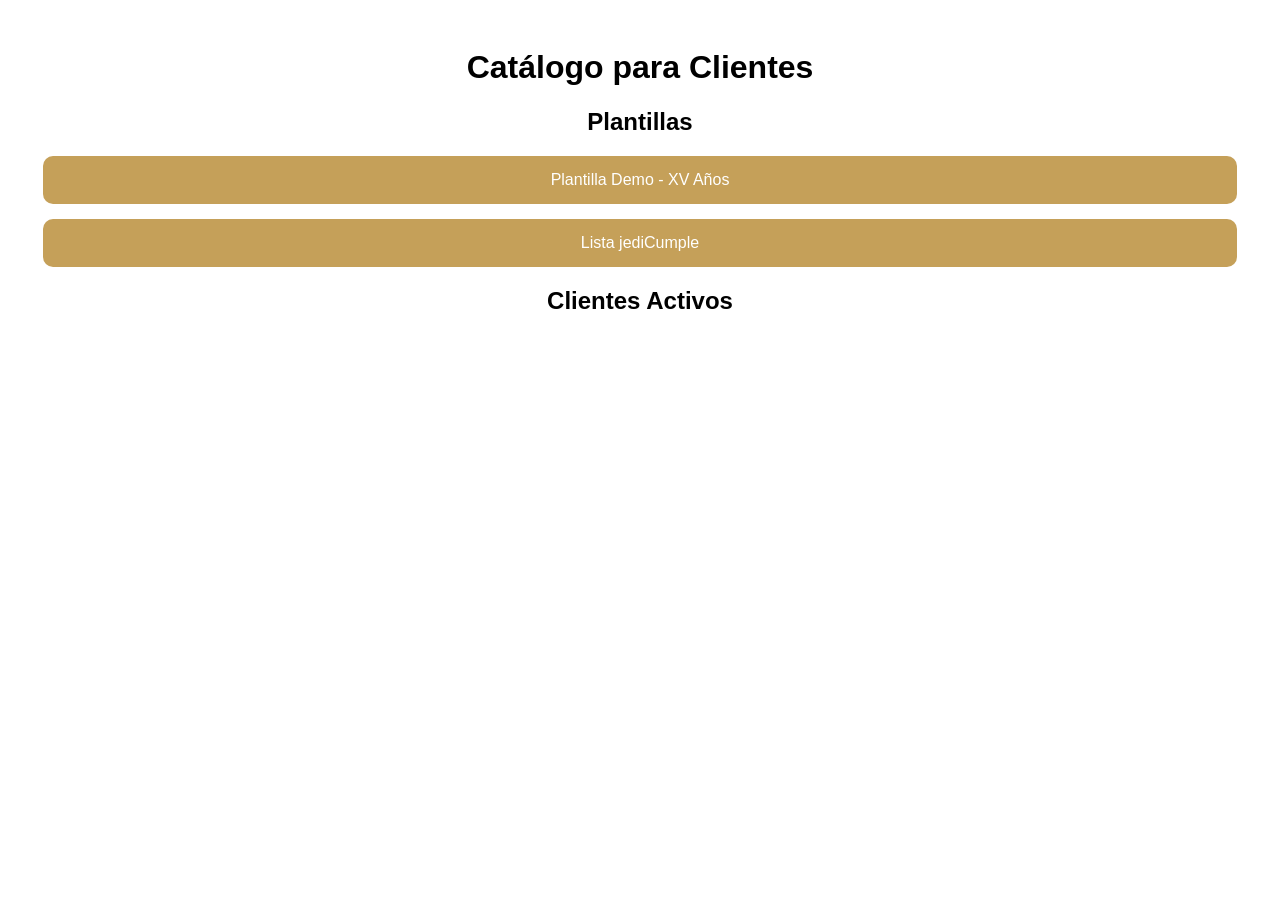
<file: index.html>
<!DOCTYPE html>
<html lang="es">
<head>
    <meta charset="UTF-8">
    <meta name="viewport" content="width=device-width, initial-scale=1.0">
    <title>Catálogo de Invitaciones</title>
    <style>
        body { font-family: sans-serif; padding: 20px; text-align: center; }
        a { display: block; margin: 15px; padding: 15px; background: #c5a059; color: white; text-decoration: none; border-radius: 10px; }
    </style>
</head>
<body>
    <h1>Catálogo para Clientes</h1>
    
    <h2>Plantillas</h2>
    <a href="eventos/plantillas/base-xv/index.html">Plantilla Demo - XV Años</a>
    <a href="eventos/plantillas/lista-oeh/index.html">Lista jediCumple</a>
    
    <h2>Clientes Activos</h2>
    <!-- Aquí irás agregando los enlaces de los clientes reales conforme los programes -->
    <!-- <a href="eventos/xv-danna-2026/index.html">XV Años - Danna</a> -->
</body>
</html>
</file>
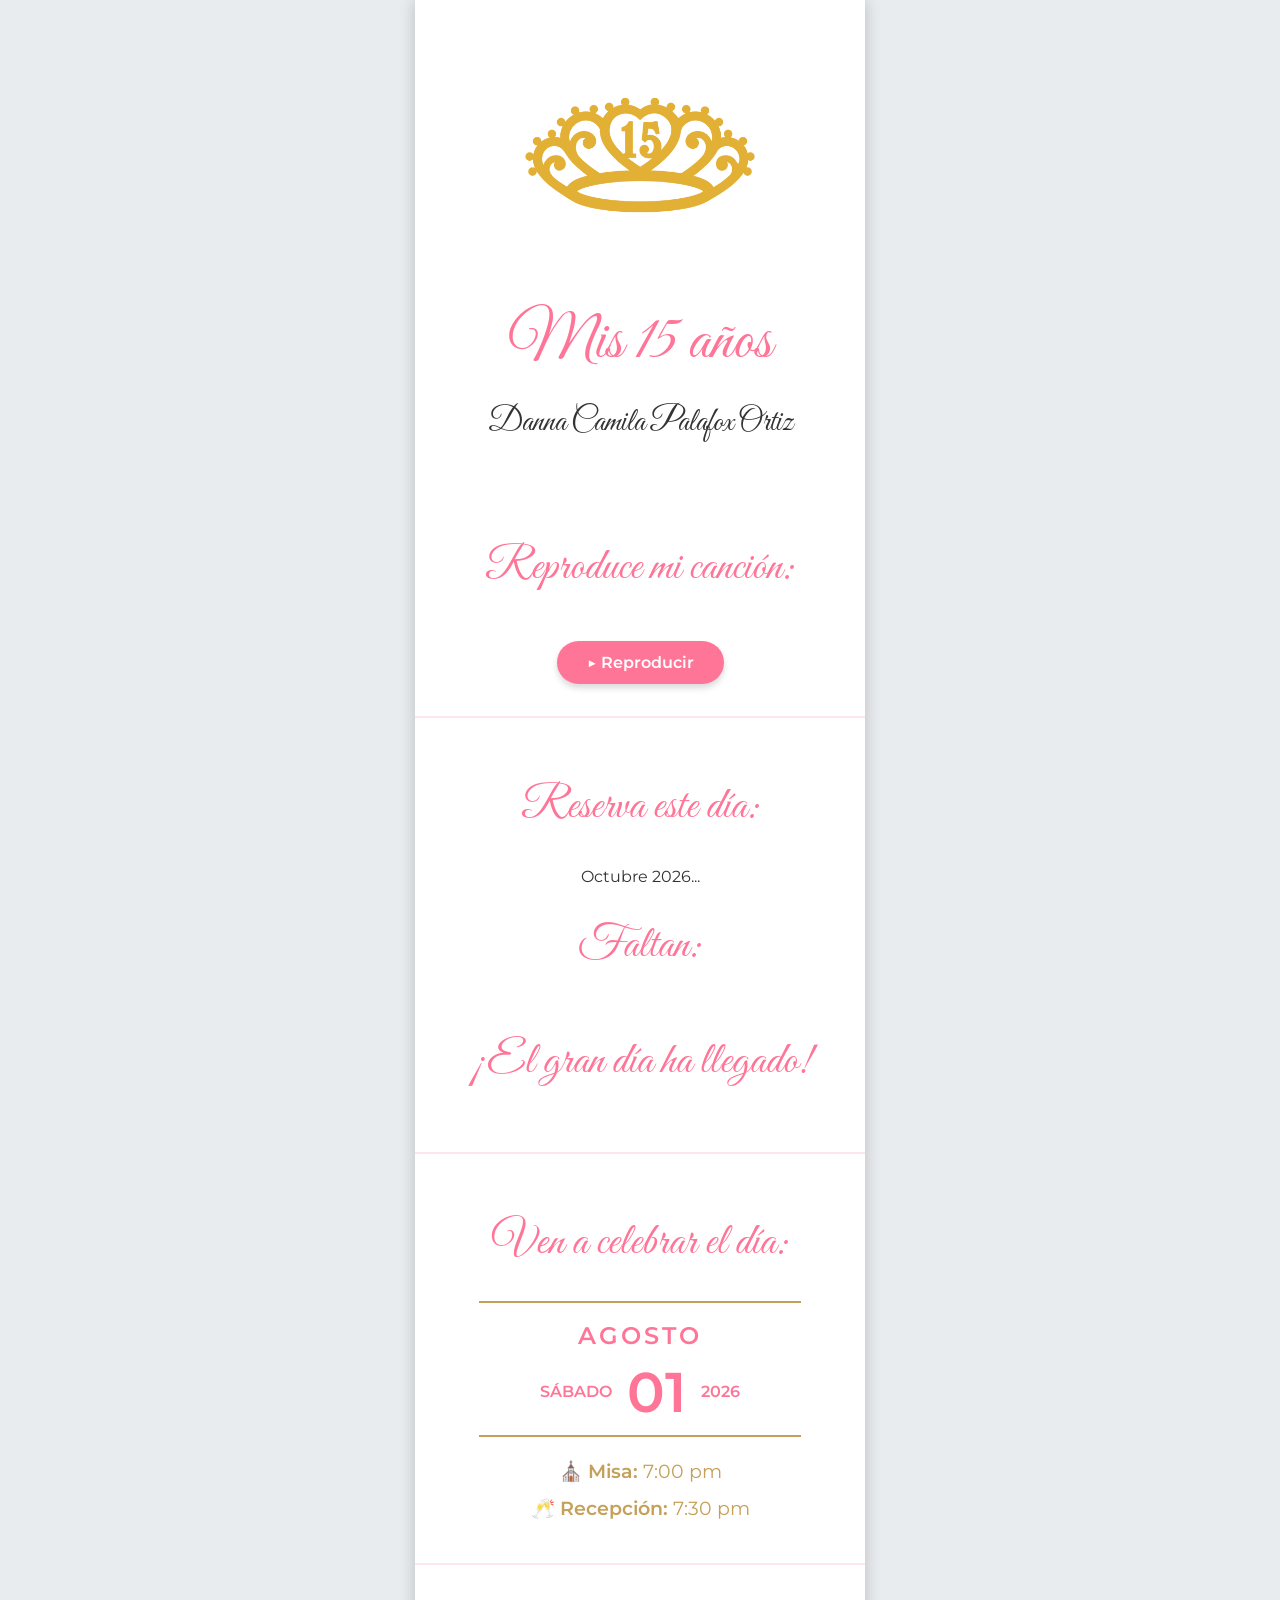
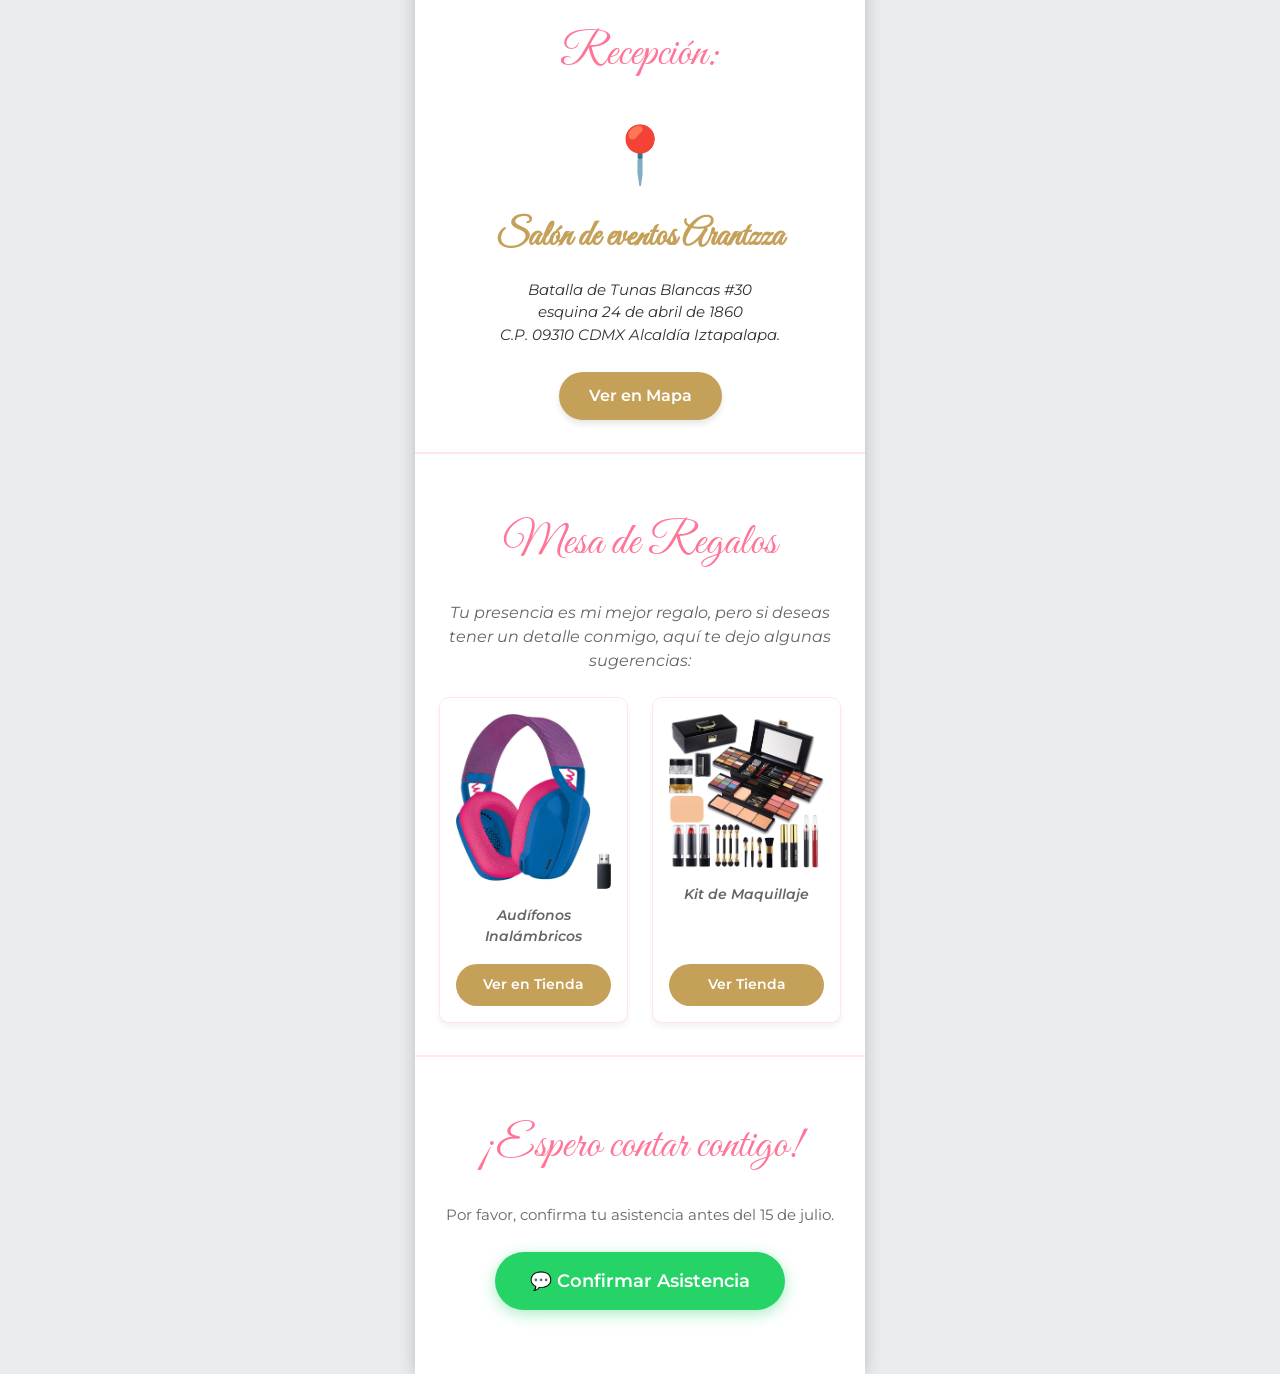
<file: eventos/plantillas/base-xv/index.html>
<!DOCTYPE html>
<html lang="es">
<head>
    <meta charset="UTF-8">
    <meta name="viewport" content="width=device-width, initial-scale=1.0">
    <title>Mis 15 Años - Danna Camila</title>
    <link rel="stylesheet" href="../../../css/style.css"> <!-- Estilos globales -->
</head>
<body>

    <!-- El contenedor principal abre justo después del body -->
    <div class="contenedor-principal">

        <!-- 1. Portada -->
        <header class="portada">
            <img src="img/tiara.png" alt="Mis 15 años" class="imagen-portada">
            <h1>Mis 15 años</h1>
            <h2>Danna Camila Palafox Ortiz</h2>
        </header>

        <!-- 2. Reproductor -->
        <section class="audio-player">
            <h3>Reproduce mi canción:</h3>
            
            <!-- Etiqueta de audio oculta -->
            <audio id="musicaFondo" loop>
                <source src="https://www.soundhelix.com/examples/mp3/SoundHelix-Song-1.mp3" type="audio/mpeg">
            </audio>
            
            <!-- Controles personalizados -->
            <div class="controles-audio">
                <button id="btnPlayPause" class="btn-musica">▶️ Reproducir</button>
            </div>
        </section>

        <!-- 3. Calendario y Cuenta Regresiva -->
        <section class="fecha-contador">
            <h3>Reserva este día:</h3>
            <div class="calendario">Octubre 2026...</div>
            <h3>Faltan:</h3>
            
            <!-- Estructura actualizada para que funcione el JavaScript -->
            <div id="contador" class="contador-grid">
                <div class="tiempo-caja">
                    <span id="dias">00</span>
                    <p>DÍAS</p>
                </div>
                <div class="tiempo-caja">
                    <span id="horas">00</span>
                    <p>HORAS</p>
                </div>
                <div class="tiempo-caja">
                    <span id="minutos">00</span>
                    <p>MINUTOS</p>
                </div>
                <div class="tiempo-caja">
                    <span id="segundos">00</span>
                    <p>SEGUNDOS</p>
                </div>
            </div>
        </section>

        <!-- 4. Itinerario -->
        <section class="itinerario">
            <h3>Ven a celebrar el día:</h3>
            
            <div class="bloque-fecha">
                <p class="mes-destacado">AGOSTO</p>
                <div class="dia-anio">
                    <span class="dia-texto">SÁBADO</span>
                    <span class="numero-dia">01</span>
                    <span class="anio-texto">2026</span>
                </div>
            </div>

            <div class="detalles-evento">
                <p>⛪ <strong>Misa:</strong> 7:00 pm</p>
                <p>🥂 <strong>Recepción:</strong> 7:30 pm</p>
            </div>
        </section>

        <!-- 5. Ubicación -->
        <section class="ubicacion">
            <h3>Recepción:</h3>
            
            <div class="icono-ubicacion">📍</div>
            <h4>Salón de eventos Arantzza</h4>
            
            <p class="direccion">
                Batalla de Tunas Blancas #30<br>
                esquina 24 de abril de 1860<br>
                C.P. 09310 CDMX Alcaldía Iztapalapa.
            </p>
            
            <!-- Aquí el cliente te pasará el link de Google Maps -->
            <a href="https://maps.app.goo.gl/MJUjmSMfWb8u4P2b6" target="_blank" class="btn-ubicacion">Ver en Mapa</a>
        </section>

        <!-- 6. Sección Opcional: Lista de Deseos / Mesa de Regalos -->
        <section class="lista-deseos">
            <h3>Mesa de Regalos</h3>
            <p>Tu presencia es mi mejor regalo, pero si deseas tener un detalle conmigo, aquí te dejo algunas sugerencias:</p>
            
            <div class="grid-regalos">
                <!-- Artículo 1 -->
                <div class="regalo-item">
                    <img src="img/audifonos.jpg" alt="Regalo sugerido">
                    <p>Audífonos Inalámbricos</p>
                    <a href="https://a.co/d/005FqyL6" target="_blank" class="btn-tienda">Ver en Tienda</a>
                </div>
                
                <!-- Artículo 2 -->
                <div class="regalo-item">
                    <img src="img/maquillaje.jpg" alt="Regalo sugerido">
                    <p>Kit de Maquillaje</p>
                    <a href="https://a.co/d/0jdUFQ4G" target="_blank" class="btn-tienda">Ver Tienda</a>
                </div>
            </div>
        </section>

        <!-- 7. Confirmación WhatsApp -->
        <section class="confirmacion">
            <h3>¡Espero contar contigo!</h3>
            <p>Por favor, confirma tu asistencia antes del 15 de julio.</p>
            
            <a href="https://wa.me/525534941157?text=Hola,%20confirmo%20mi%20asistencia%20a%20los%20XV%20años." target="_blank" class="btn-whatsapp-final">
                💬 Confirmar Asistencia
            </a>
        </section>

    <!-- El contenedor principal cierra justo antes de los scripts y el body -->
    </div>

    <script src="../../../js/main.js"></script> <!-- Scripts globales -->
</body>
</html>
</file>
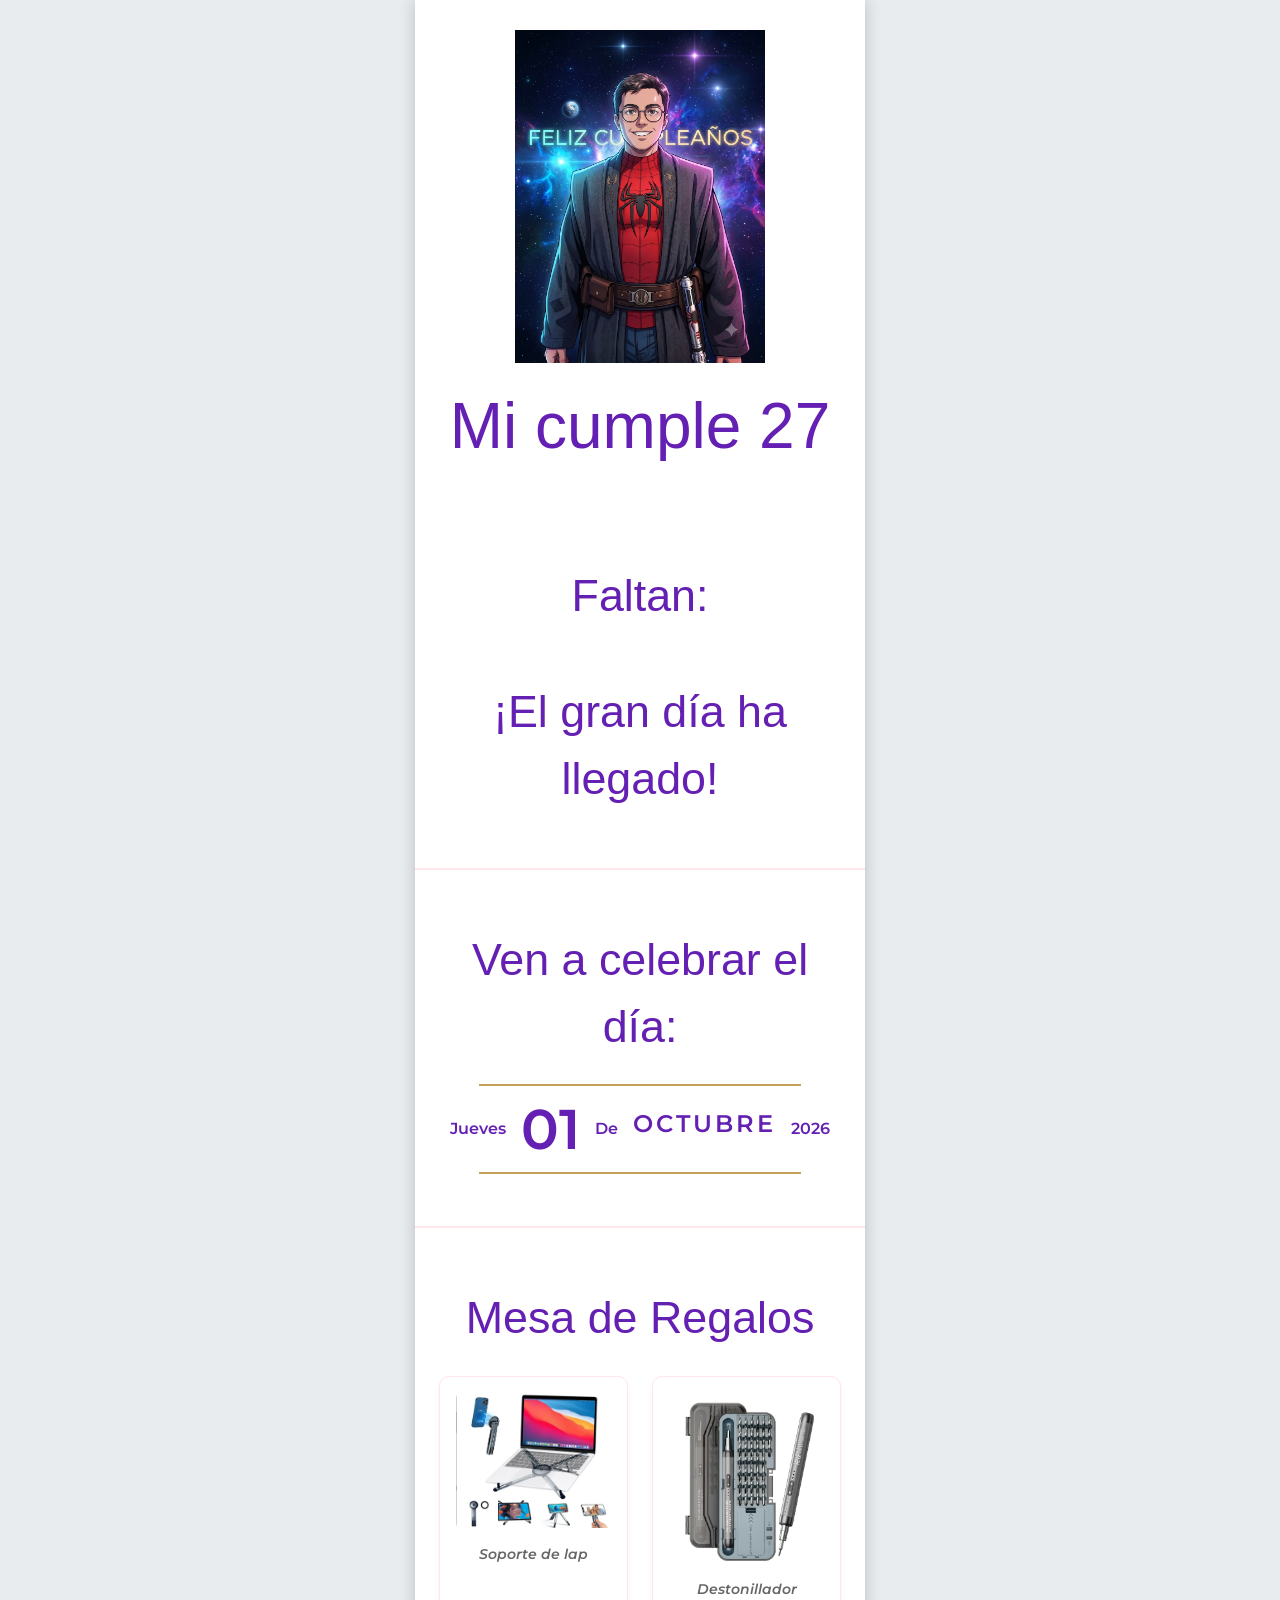
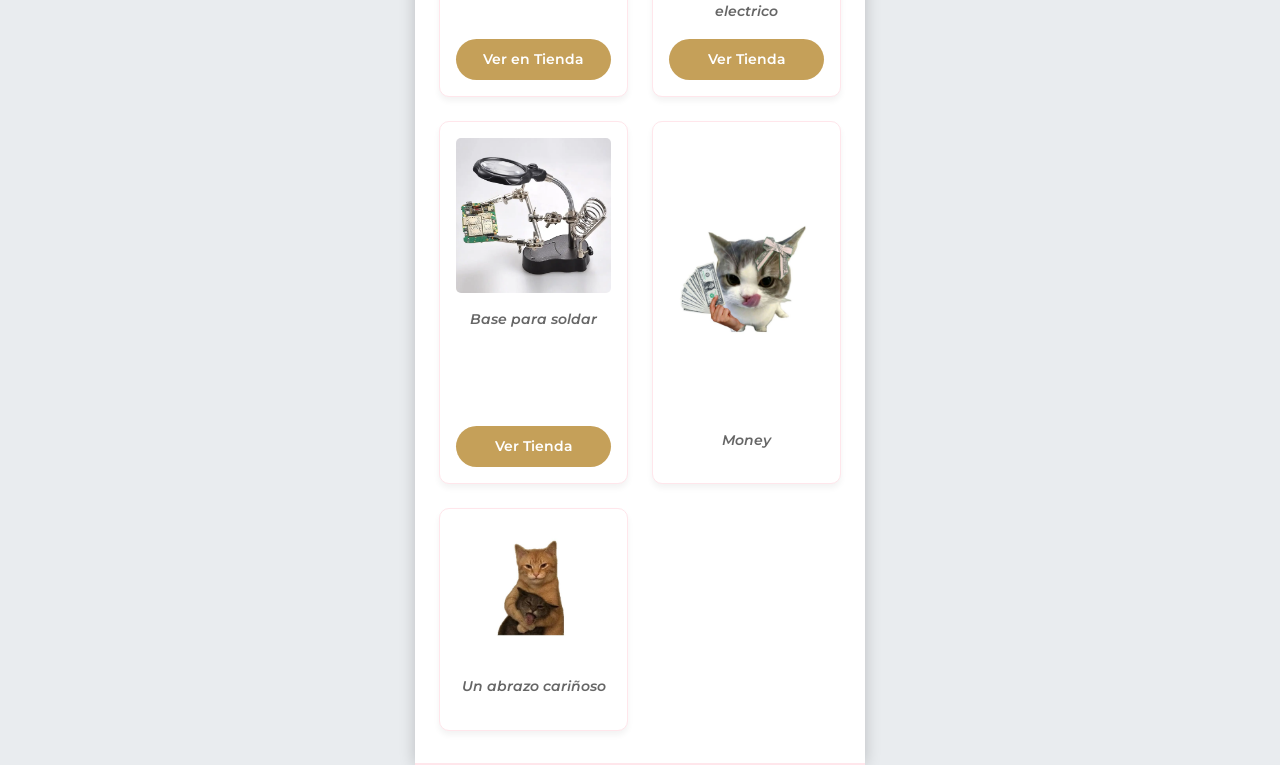
<file: eventos/plantillas/lista-oeh/index.html>
<!DOCTYPE html>
<html lang="es">
<head>
    <meta charset="UTF-8">
    <meta name="viewport" content="width=device-width, initial-scale=1.0">
    <title>Mi lista de regalos</title>
    <link rel="stylesheet" href="../../../css/style2.css"> <!-- Estilos globales -->
</head>
<body>

    <!-- El contenedor principal abre justo después del body -->
    <div class="contenedor-principal">

        <!-- 1. Portada -->
        <header class="portada">
            <img src="img/jediCumple.png" alt="Mi cumple 27" class="imagen-portada">
            <h1>Mi cumple 27</h1>
            <h2></h2>
        </header>

        
        <!-- 2. Reproductor 
        <section class="audio-player">
            <h3>Reproduce mi canción:</h3>
            
            <!-- Etiqueta de audio oculta 
            <audio id="musicaFondo" loop>
                <source src="https://www.soundhelix.com/examples/mp3/SoundHelix-Song-1.mp3" type="audio/mpeg">
            </audio>

            <!-- Controles personalizados 
            <div class="controles-audio">
                <button id="btnPlayPause" class="btn-musica">▶️ Reproducir</button>
            </div>
        </section>  -->


        <!-- 3. Calendario y Cuenta Regresiva -->
        <section class="fecha-contador">
            <h3>Faltan:</h3>
            
            <!-- Estructura actualizada para que funcione el JavaScript -->
            <div id="contador" class="contador-grid">
                <div class="tiempo-caja">
                    <span id="dias">00</span>
                    <p>DÍAS</p>
                </div>
                <div class="tiempo-caja">
                    <span id="horas">00</span>
                    <p>HORAS</p>
                </div>
                <div class="tiempo-caja">
                    <span id="minutos">00</span>
                    <p>MINUTOS</p>
                </div>
                <div class="tiempo-caja">
                    <span id="segundos">00</span>
                    <p>SEGUNDOS</p>
                </div>
            </div>
        </section>

        <!-- 4. Itinerario -->
        <section class="itinerario">
            <h3>Ven a celebrar el día:</h3>
            
            <div class="bloque-fecha">
                <div class="dia-anio">
                    <span class="dia-texto">Jueves</span>
                    <span class="numero-dia">01</span>
                    <span class="dia-texto">De</span>
                    <span class="mes-destacado">Octubre </span>
                    <span class="anio-texto">2026</span>
                </div>
               
            </div>

            <!---
            <div class="detalles-evento">
                <p>⛪ <strong>Misa:</strong> 7:00 pm</p>
                <p>🥂 <strong>Recepción:</strong> 7:30 pm</p>
            </div>
        -->
        </section>

        <!-- 5. Ubicación 
        <section class="ubicacion">
            <h3>Recepción:</h3>
            
            <div class="icono-ubicacion">📍</div>
            <h4>Salón de eventos Arantzza</h4>
            
            <p class="direccion">
                Batalla de Tunas Blancas #30<br>
                esquina 24 de abril de 1860<br>
                C.P. 09310 CDMX Alcaldía Iztapalapa.
            </p>
            
            <!-- Aquí el cliente te pasará el link de Google Maps 
            <a href="https://maps.app.goo.gl/MJUjmSMfWb8u4P2b6" target="_blank" class="btn-ubicacion">Ver en Mapa</a>
        </section>
         -->

        <!-- 6. Sección Opcional: Lista de Deseos / Mesa de Regalos -->
        <section class="lista-deseos">
            <h3>Mesa de Regalos</h3>
            
            <div class="grid-regalos">
                <!-- Artículo 1 -->
                <div class="regalo-item">
                    <img src="img/soporte.png" alt="Regalo sugerido">
                    <p>Soporte de lap</p>
                    <a href="https://a.co/d/0hfRt69N" target="_blank" class="btn-tienda">Ver en Tienda</a>
                </div>
                
                <!-- Artículo 2 -->
                <div class="regalo-item">
                    <img src="img/destonillador.png" alt="Regalo sugerido">
                    <p>Destonillador electrico</p>
                    <a href="https://www.mercadolibre.com.mx/p/MLM60723140?pdp_filters=item_id:MLM4889058070#origin=share&sid=share&wid=MLM4889058070&action=copy" target="_blank" class="btn-tienda">Ver Tienda</a>
                </div>

                <div class="regalo-item">
                    <img src="img/base.png" alt="Regalo sugerido">
                    <p>Base para soldar</p>
                    <a href="https://a.co/d/0aUiMonH" target="_blank" class="btn-tienda">Ver Tienda</a>
                </div>

                <div class="regalo-item">
                    <img src="img/money.jpeg" alt="Regalo sugerido">
                    <p>Money</p>
                    <!-- <a href="https://a.co/d/0jdUFQ4G" target="_blank" class="btn-tienda">Ver Tienda</a> -->
                </div>

                <div class="regalo-item">
                    <img src="img/abrazo.jpeg" alt="Regalo sugerido">
                    <p>Un abrazo cariñoso</p>
                    <!-- <a href="https://a.co/d/0jdUFQ4G" target="_blank" class="btn-tienda">Ver Tienda</a> -->
                </div>

                
            </div>
        </section>

        <!-- 7. Confirmación WhatsApp 
        <section class="confirmacion">
            <h3>¡Espero contar contigo!</h3>
            <p>Por favor, confirma tu asistencia antes del 15 de julio.</p>
            
            <a href="https://wa.me/525534941157?text=Hola,%20confirmo%20mi%20asistencia%20a%20los%20XV%20años." target="_blank" class="btn-whatsapp-final">
                💬 Confirmar Asistencia
            </a>
        </section>
    -->

    <!-- El contenedor principal cierra justo antes de los scripts y el body -->
    </div>

    <script src="../../../js/oeh.js"></script> <!-- Scripts globales -->
</body>
</html>
</file>
<file: css/style.css>
/* Importar fuentes de Google Fonts */
@import url('https://fonts.googleapis.com/css2?family=Great+Vibes&family=Montserrat:wght@300;400;600&display=swap');

:root {
  --rosa-principal: #ff7597;
  --rosa-claro: #ffe6eb;
  --dorado: #c5a059;
  --texto-oscuro: #333333;
  --fuente-titulos: 'Great Vibes', cursive;
  --fuente-textos: 'Montserrat', sans-serif;
}

/* === RESET Y CONTENEDOR PRINCIPAL (Las líneas que faltaban) === */
* {
  box-sizing: border-box;
  margin: 0;
  padding: 0;
}

body {
  background-color: #e9ecef;
  margin: 0;
  display: flex;
  justify-content: center;
  font-family: var(--fuente-textos);
  color: var(--texto-oscuro);
}

.contenedor-principal {
  width: 100%;
  max-width: 450px;
  margin: 0 auto;
  background-color: #ffffff;
  min-height: 100vh;
  box-shadow: 0 0 15px rgba(0,0,0,0.2);
  text-align: center;
  overflow-x: hidden;
}

/* === TIPOGRAFÍA GENERAL === */
h1, h2, h3 {
  font-family: var(--fuente-titulos);
  color: var(--rosa-principal);
  font-weight: normal;
}

h1 { font-size: 4rem; margin-bottom: 0.5rem; }
h2 { font-size: 2rem; color: var(--texto-oscuro); margin-bottom: 2rem; }
h3 { font-size: 2.8rem; margin: 1.5rem 0; }

p, div {
  font-family: var(--fuente-textos);
  font-size: 1rem;
  line-height: 1.5;
}

/* === SEPARACIÓN ENTRE SECCIONES === */
section {
  padding: 2rem 1.5rem;
  border-bottom: 2px solid var(--rosa-claro);
}

/* === ESTILOS DE LA MESA DE REGALOS === */
.lista-deseos p {
  margin-bottom: 1.5rem;
  color: #666;
  font-style: italic;
}

.grid-regalos {
  display: grid;
  grid-template-columns: repeat(auto-fit, minmax(140px, 1fr));
  gap: 1.5rem;
}

.regalo-item {
  background: #fff;
  padding: 1rem;
  border-radius: 10px;
  box-shadow: 0 4px 6px rgba(0,0,0,0.05);
  border: 1px solid var(--rosa-claro);
}

.regalo-item {
  background: #fff;
  padding: 1rem;
  border-radius: 10px;
  box-shadow: 0 4px 6px rgba(0,0,0,0.05);
  border: 1px solid var(--rosa-claro);
  /* === Nuevas reglas Flexbox === */
  display: flex;
  flex-direction: column;
  height: 100%; /* Obliga a la tarjeta a usar toda la altura de la cuadrícula */
}

.regalo-item img {
  border-radius: 5px;
  margin-bottom: 1rem;
  width: 100%;
}

.regalo-item p {
  font-size: 0.9rem;
  font-weight: 600;
  margin-bottom: 1rem;
  /* === Esta es la magia === */
  flex-grow: 1; /* Hace que el texto rellene el espacio vacío, empujando el botón hacia abajo */
}

/* === BOTONES GENÉRICOS === */
.btn-tienda, .btn-whatsapp {
  display: inline-block;
  text-decoration: none;
  padding: 10px 20px;
  border-radius: 25px;
  font-family: var(--fuente-textos);
  font-size: 0.9rem;
  font-weight: 600;
  transition: transform 0.2s;
}

.btn-tienda {
  background-color: var(--dorado);
  color: #fff;
}

.btn-whatsapp {
  background-color: #25D366;
  color: #fff;
  font-size: 1.1rem;
  padding: 15px 30px;
  margin-top: 1rem;
}

.btn-tienda:hover, .btn-whatsapp:hover {
  transform: scale(1.05);
}

/* === ESTILOS DEL CONTADOR === */
.contador-grid {
    display: flex;
    justify-content: center;
    gap: 15px;
    margin-top: 10px;
}

.tiempo-caja {
    display: flex;
    flex-direction: column;
}

.tiempo-caja span {
    font-size: 2.5rem;
    color: var(--rosa-principal);
    font-weight: 600;
}

.tiempo-caja p {
    font-size: 0.7rem;
    letter-spacing: 1px;
    color: var(--texto-oscuro);
}

/* === REPRODUCTOR DE MÚSICA === */
.btn-musica {
  background-color: var(--rosa-principal);
  color: white;
  border: none;
  padding: 12px 30px;
  border-radius: 30px;
  font-family: var(--fuente-textos);
  font-size: 1rem;
  font-weight: 600;
  cursor: pointer;
  box-shadow: 0 4px 6px rgba(0,0,0,0.15);
  transition: all 0.3s ease;
  margin-top: 15px;
}

.btn-musica:hover {
  background-color: var(--dorado);
  transform: scale(1.05);
}

/* === ESTILOS DEL ITINERARIO === */
.bloque-fecha {
    margin: 20px auto;
    padding: 15px 0;
    width: 80%;
    border-top: 2px solid var(--dorado);
    border-bottom: 2px solid var(--dorado);
}

.mes-destacado {
    color: var(--rosa-principal);
    font-size: 1.5rem;
    font-weight: 600;
    letter-spacing: 3px;
    margin-bottom: 10px;
    text-transform: uppercase;
}

.dia-anio {
    display: flex;
    justify-content: center;
    align-items: center;
    gap: 15px;
    color: var(--rosa-principal);
    font-weight: 600;
}

.numero-dia {
    font-size: 3.5rem;
    line-height: 1;
}

.detalles-evento {
    margin-top: 20px;
}

.detalles-evento p {
    font-size: 1.2rem;
    color: var(--dorado);
    margin: 8px 0;
}

.detalles-evento strong {
    font-weight: 600;
}

/* === ESTILOS DE LA UBICACIÓN === */
.icono-ubicacion {
    font-size: 3.5rem;
    margin: 15px 0;
}

.ubicacion h4 {
    color: var(--dorado);
    font-family: var(--fuente-titulos);
    font-size: 2.2rem;
    margin-bottom: 15px;
}

.direccion {
    font-size: 0.95rem;
    margin-bottom: 25px;
    padding: 0 15px;
    font-style: italic;
}

.btn-ubicacion {
    display: inline-block;
    text-decoration: none;
    background-color: var(--dorado);
    color: white;
    padding: 12px 30px;
    border-radius: 30px;
    font-family: var(--fuente-textos);
    font-size: 1rem;
    font-weight: 600;
    transition: transform 0.2s;
    box-shadow: 0 4px 6px rgba(0,0,0,0.1);
}

.btn-ubicacion:hover {
    transform: scale(1.05);
}

/* === SECCIÓN DE CONFIRMACIÓN === */
.confirmacion {
    padding-bottom: 4rem; /* Da un respiro al final de la página */
    border-bottom: none; /* Quitamos la línea final */
}

.confirmacion p {
    margin-bottom: 25px;
    font-size: 0.95rem;
    color: #666;
}

.btn-whatsapp-final {
    display: inline-block;
    background-color: #25D366; /* Verde oficial de WhatsApp */
    color: #ffffff;
    text-decoration: none;
    padding: 16px 35px;
    border-radius: 30px;
    font-family: var(--fuente-textos);
    font-size: 1.1rem;
    font-weight: 600;
    box-shadow: 0 4px 15px rgba(37, 211, 102, 0.4); /* Sombra verde difuminada */
    transition: all 0.3s ease;
}

.btn-whatsapp-final:hover {
    background-color: #128C7E; /* Verde más oscuro al pasar el cursor */
    transform: translateY(-3px); /* Efecto de levantarse ligeramente */
    box-shadow: 0 6px 20px rgba(37, 211, 102, 0.6);
}

/* === ESTILOS DE LA IMAGEN DE PORTADA === */
.imagen-portada {
    width: 100%;
    max-width: 250px; /* Limita el tamaño para que sea un adorno proporcional */
    height: auto;
    object-fit: contain; /* Asegura que la imagen completa se vea sin recortarse */
    margin: 30px auto 15px auto; /* Centra la imagen horizontalmente */
    display: block;
}
</file>
<file: css/style2.css>
/* Importar fuentes de Google Fonts */
@import url('https://fonts.googleapis.com/css2?family=Great+Vibes&family=Montserrat:wght@300;400;600&display=swap');

:root {
  --rosa-principal: #641fb3;
  --rosa-claro: #ffe6eb;
  --dorado: #c5a059;
  --texto-oscuro: #333333;
--fuente-titulos: 'Orbitron', sans-serif;
--fuente-textos: 'Montserrat', sans-serif;
}

/* === RESET Y CONTENEDOR PRINCIPAL (Las líneas que faltaban) === */
* {
  box-sizing: border-box;
  margin: 0;
  padding: 0;
}

body {
  background-color: #e9ecef;
  margin: 0;
  display: flex;
  justify-content: center;
  font-family: var(--fuente-textos);
  color: var(--texto-oscuro);
}

.contenedor-principal {
  width: 100%;
  max-width: 450px;
  margin: 0 auto;
  background-color: #ffffff;
  min-height: 100vh;
  box-shadow: 0 0 15px rgba(0,0,0,0.2);
  text-align: center;
  overflow-x: hidden;
}

/* === TIPOGRAFÍA GENERAL === */
h1, h2, h3 {
  font-family: var(--fuente-titulos);
  color: var(--rosa-principal);
  font-weight: normal;
}

h1 { font-size: 4rem; margin-bottom: 0.5rem; }
h2 { font-size: 2rem; color: var(--texto-oscuro); margin-bottom: 2rem; }
h3 { font-size: 2.8rem; margin: 1.5rem 0; }

p, div {
  font-family: var(--fuente-textos);
  font-size: 1rem;
  line-height: 1.5;
}

/* === SEPARACIÓN ENTRE SECCIONES === */
section {
  padding: 2rem 1.5rem;
  border-bottom: 2px solid var(--rosa-claro);
}

/* === ESTILOS DE LA MESA DE REGALOS === */
.lista-deseos p {
  margin-bottom: 1.5rem;
  color: #666;
  font-style: italic;
}

.grid-regalos {
  display: grid;
  grid-template-columns: repeat(auto-fit, minmax(140px, 1fr));
  gap: 1.5rem;
}

.regalo-item {
  background: #fff;
  padding: 1rem;
  border-radius: 10px;
  box-shadow: 0 4px 6px rgba(0,0,0,0.05);
  border: 1px solid var(--rosa-claro);
}

.regalo-item {
  background: #fff;
  padding: 1rem;
  border-radius: 10px;
  box-shadow: 0 4px 6px rgba(0,0,0,0.05);
  border: 1px solid var(--rosa-claro);
  /* === Nuevas reglas Flexbox === */
  display: flex;
  flex-direction: column;
  height: 100%; /* Obliga a la tarjeta a usar toda la altura de la cuadrícula */
}

.regalo-item img {
  border-radius: 5px;
  margin-bottom: 1rem;
  width: 100%;
}

.regalo-item p {
  font-size: 0.9rem;
  font-weight: 600;
  margin-bottom: 1rem;
  /* === Esta es la magia === */
  flex-grow: 1; /* Hace que el texto rellene el espacio vacío, empujando el botón hacia abajo */
}

/* === BOTONES GENÉRICOS === */
.btn-tienda, .btn-whatsapp {
  display: inline-block;
  text-decoration: none;
  padding: 10px 20px;
  border-radius: 25px;
  font-family: var(--fuente-textos);
  font-size: 0.9rem;
  font-weight: 600;
  transition: transform 0.2s;
}

.btn-tienda {
  background-color: var(--dorado);
  color: #fff;
}

.btn-whatsapp {
  background-color: #25D366;
  color: #fff;
  font-size: 1.1rem;
  padding: 15px 30px;
  margin-top: 1rem;
}

.btn-tienda:hover, .btn-whatsapp:hover {
  transform: scale(1.05);
}

/* === ESTILOS DEL CONTADOR === */
.contador-grid {
    display: flex;
    justify-content: center;
    gap: 15px;
    margin-top: 10px;
}

.tiempo-caja {
    display: flex;
    flex-direction: column;
}

.tiempo-caja span {
    font-size: 2.5rem;
    color: var(--rosa-principal);
    font-weight: 600;
}

.tiempo-caja p {
    font-size: 0.7rem;
    letter-spacing: 1px;
    color: var(--texto-oscuro);
}

/* === REPRODUCTOR DE MÚSICA === */
.btn-musica {
  background-color: var(--rosa-principal);
  color: white;
  border: none;
  padding: 12px 30px;
  border-radius: 30px;
  font-family: var(--fuente-textos);
  font-size: 1rem;
  font-weight: 600;
  cursor: pointer;
  box-shadow: 0 4px 6px rgba(0,0,0,0.15);
  transition: all 0.3s ease;
  margin-top: 15px;
}

.btn-musica:hover {
  background-color: var(--dorado);
  transform: scale(1.05);
}

/* === ESTILOS DEL ITINERARIO === */
.bloque-fecha {
    margin: 20px auto;
    padding: 15px 0;
    width: 80%;
    border-top: 2px solid var(--dorado);
    border-bottom: 2px solid var(--dorado);
}

.mes-destacado {
    color: var(--rosa-principal);
    font-size: 1.5rem;
    font-weight: 600;
    letter-spacing: 3px;
    margin-bottom: 10px;
    text-transform: uppercase;
}

.dia-anio {
    display: flex;
    justify-content: center;
    align-items: center;
    gap: 15px;
    color: var(--rosa-principal);
    font-weight: 600;
}

.numero-dia {
    font-size: 3.5rem;
    line-height: 1;
}

.detalles-evento {
    margin-top: 20px;
}

.detalles-evento p {
    font-size: 1.2rem;
    color: var(--dorado);
    margin: 8px 0;
}

.detalles-evento strong {
    font-weight: 600;
}

/* === ESTILOS DE LA UBICACIÓN === */
.icono-ubicacion {
    font-size: 3.5rem;
    margin: 15px 0;
}

.ubicacion h4 {
    color: var(--dorado);
    font-family: var(--fuente-titulos);
    font-size: 2.2rem;
    margin-bottom: 15px;
}

.direccion {
    font-size: 0.95rem;
    margin-bottom: 25px;
    padding: 0 15px;
    font-style: italic;
}

.btn-ubicacion {
    display: inline-block;
    text-decoration: none;
    background-color: var(--dorado);
    color: white;
    padding: 12px 30px;
    border-radius: 30px;
    font-family: var(--fuente-textos);
    font-size: 1rem;
    font-weight: 600;
    transition: transform 0.2s;
    box-shadow: 0 4px 6px rgba(0,0,0,0.1);
}

.btn-ubicacion:hover {
    transform: scale(1.05);
}

/* === SECCIÓN DE CONFIRMACIÓN === */
.confirmacion {
    padding-bottom: 4rem; /* Da un respiro al final de la página */
    border-bottom: none; /* Quitamos la línea final */
}

.confirmacion p {
    margin-bottom: 25px;
    font-size: 0.95rem;
    color: #666;
}

.btn-whatsapp-final {
    display: inline-block;
    background-color: #25D366; /* Verde oficial de WhatsApp */
    color: #ffffff;
    text-decoration: none;
    padding: 16px 35px;
    border-radius: 30px;
    font-family: var(--fuente-textos);
    font-size: 1.1rem;
    font-weight: 600;
    box-shadow: 0 4px 15px rgba(37, 211, 102, 0.4); /* Sombra verde difuminada */
    transition: all 0.3s ease;
}

.btn-whatsapp-final:hover {
    background-color: #128C7E; /* Verde más oscuro al pasar el cursor */
    transform: translateY(-3px); /* Efecto de levantarse ligeramente */
    box-shadow: 0 6px 20px rgba(37, 211, 102, 0.6);
}

/* === ESTILOS DE LA IMAGEN DE PORTADA === */
.imagen-portada {
    width: 100%;
    max-width: 250px; /* Limita el tamaño para que sea un adorno proporcional */
    height: auto;
    object-fit: contain; /* Asegura que la imagen completa se vea sin recortarse */
    margin: 30px auto 15px auto; /* Centra la imagen horizontalmente */
    display: block;
}
</file>
